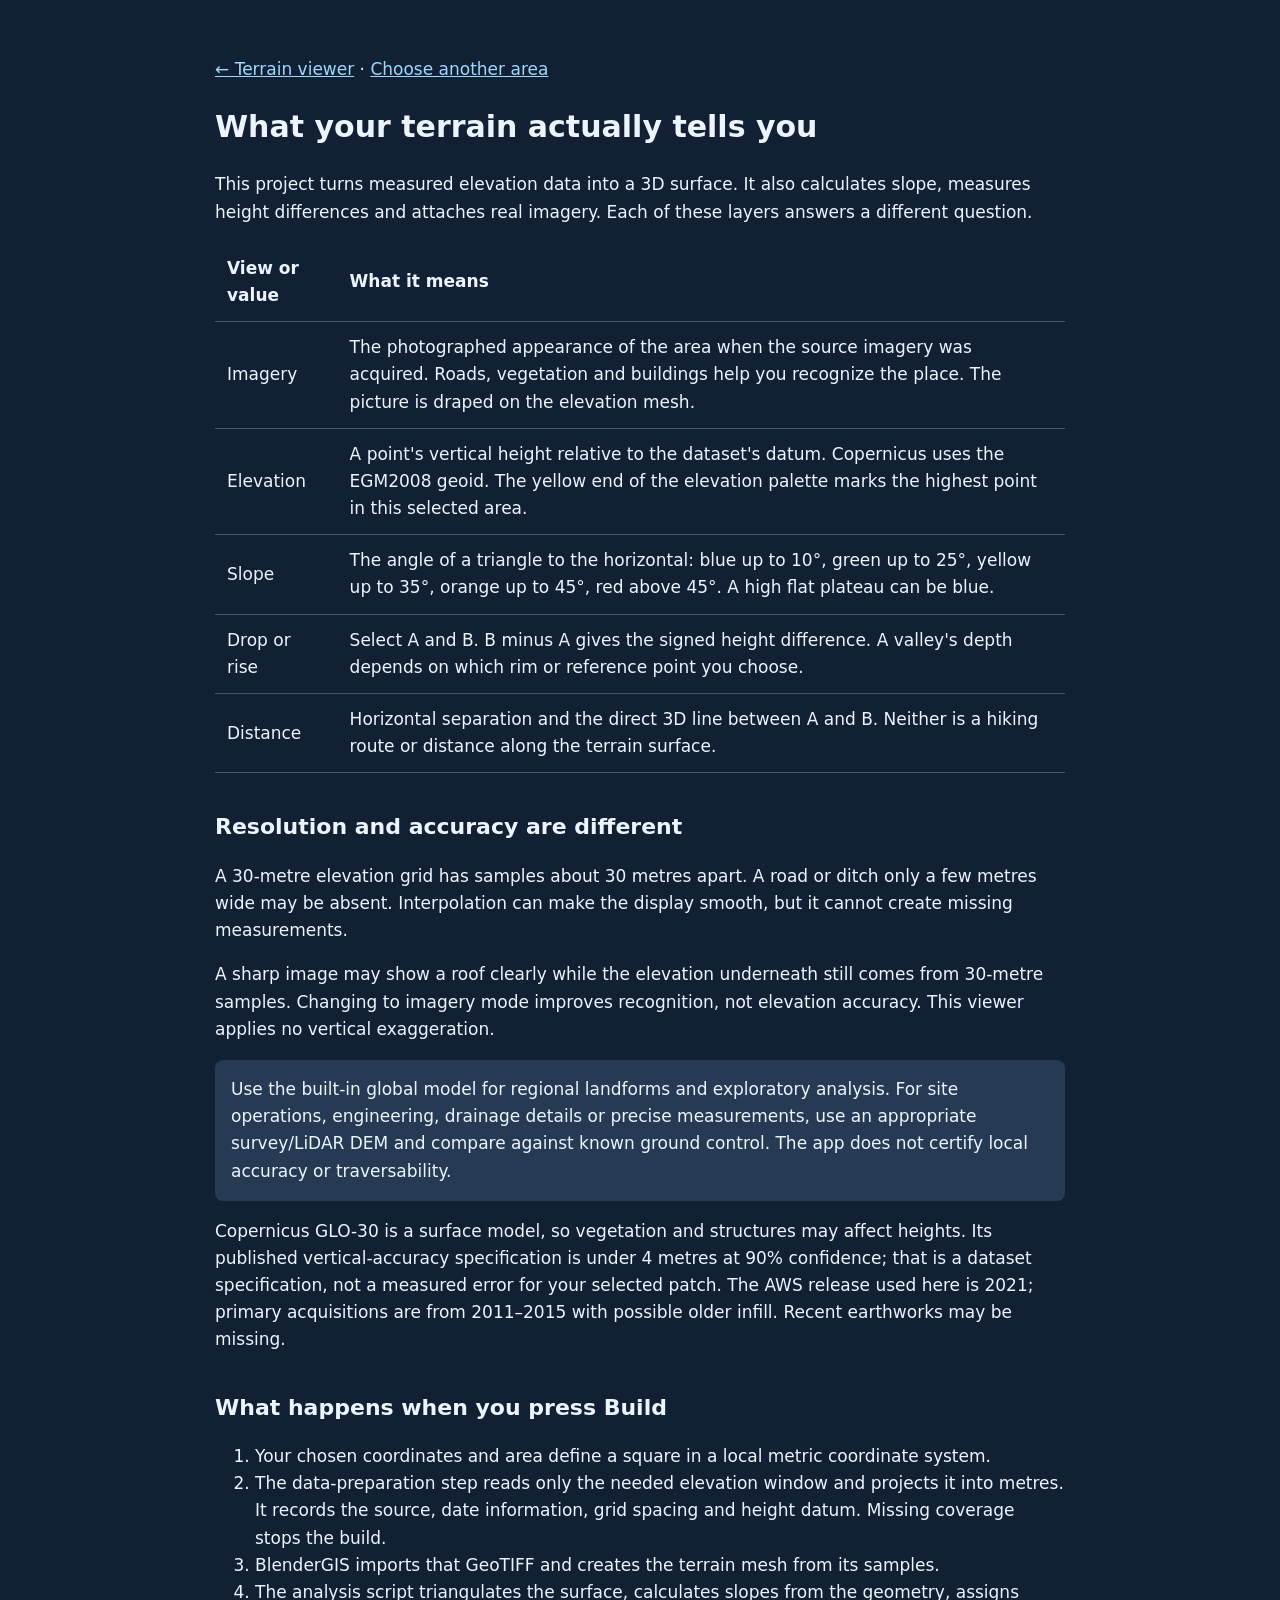
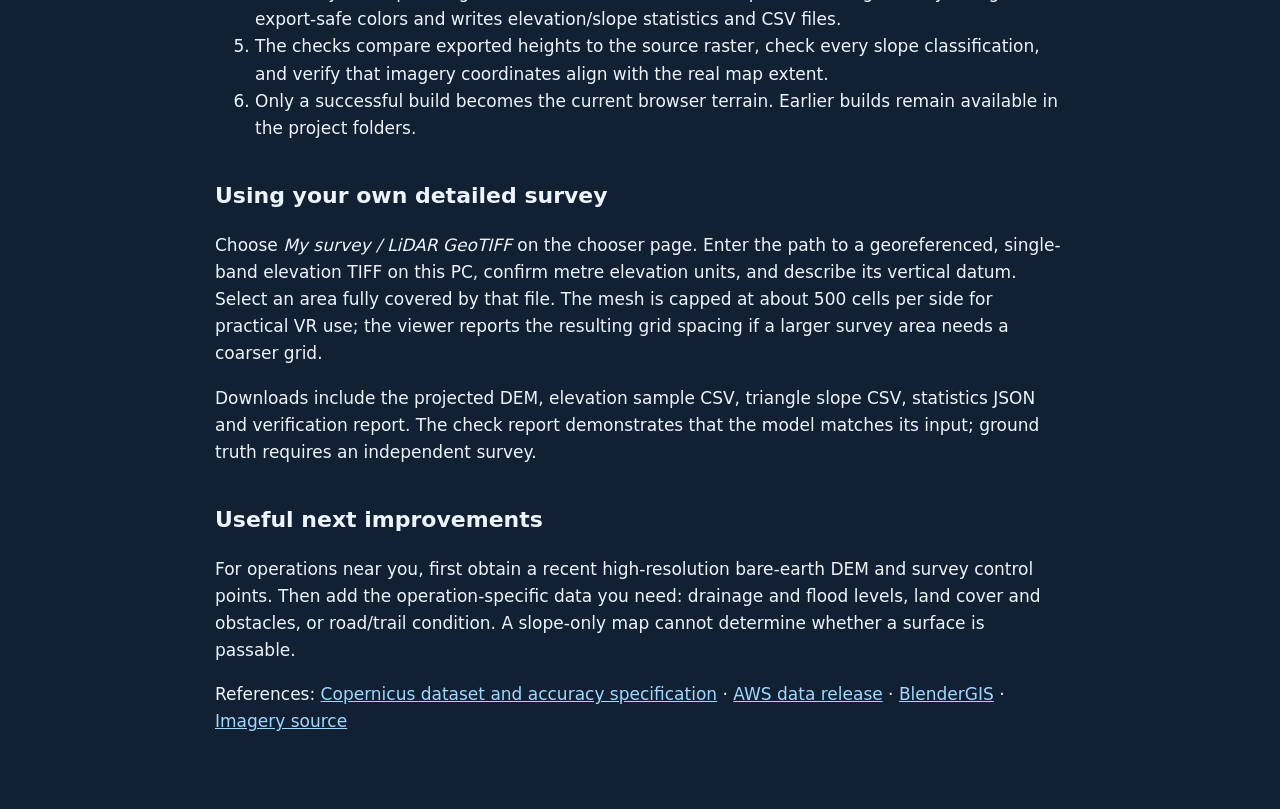
<file: webxr/guide.html>
<!doctype html><html lang="en"><head><meta charset="utf-8"><meta name="viewport" content="width=device-width,initial-scale=1"><title>Understand your terrain analysis</title><style>body{background:#112033;color:#ecf4ff;font:17px/1.6 system-ui;margin:0}main{max-width:850px;margin:32px auto;padding:24px}h1{font-size:30px}h2{font-size:22px;margin-top:36px}a{color:#9ed9ff}table{border-collapse:collapse;width:100%}td,th{padding:12px;border-bottom:1px solid #435972;text-align:left}code{color:#b9e8ff}aside{padding:16px;background:#263b53;border-radius:8px}</style></head><body><main>
<a href="/">← Terrain viewer</a> · <a href="choose.html">Choose another area</a><h1>What your terrain actually tells you</h1>
<p>This project turns measured elevation data into a 3D surface. It also calculates slope, measures height differences and attaches real imagery. Each of these layers answers a different question.</p>
<table><tr><th>View or value</th><th>What it means</th></tr><tr><td>Imagery</td><td>The photographed appearance of the area when the source imagery was acquired. Roads, vegetation and buildings help you recognize the place. The picture is draped on the elevation mesh.</td></tr><tr><td>Elevation</td><td>A point's vertical height relative to the dataset's datum. Copernicus uses the EGM2008 geoid. The yellow end of the elevation palette marks the highest point in this selected area.</td></tr><tr><td>Slope</td><td>The angle of a triangle to the horizontal: blue up to 10°, green up to 25°, yellow up to 35°, orange up to 45°, red above 45°. A high flat plateau can be blue.</td></tr><tr><td>Drop or rise</td><td>Select A and B. B minus A gives the signed height difference. A valley's depth depends on which rim or reference point you choose.</td></tr><tr><td>Distance</td><td>Horizontal separation and the direct 3D line between A and B. Neither is a hiking route or distance along the terrain surface.</td></tr></table>
<h2>Resolution and accuracy are different</h2><p>A 30-metre elevation grid has samples about 30 metres apart. A road or ditch only a few metres wide may be absent. Interpolation can make the display smooth, but it cannot create missing measurements.</p><p>A sharp image may show a roof clearly while the elevation underneath still comes from 30-metre samples. Changing to imagery mode improves recognition, not elevation accuracy. This viewer applies no vertical exaggeration.</p>
<aside>Use the built-in global model for regional landforms and exploratory analysis. For site operations, engineering, drainage details or precise measurements, use an appropriate survey/LiDAR DEM and compare against known ground control. The app does not certify local accuracy or traversability.</aside>
<p>Copernicus GLO-30 is a surface model, so vegetation and structures may affect heights. Its published vertical-accuracy specification is under 4 metres at 90% confidence; that is a dataset specification, not a measured error for your selected patch. The AWS release used here is 2021; primary acquisitions are from 2011–2015 with possible older infill. Recent earthworks may be missing.</p>
<h2>What happens when you press Build</h2><ol><li>Your chosen coordinates and area define a square in a local metric coordinate system.</li><li>The data-preparation step reads only the needed elevation window and projects it into metres. It records the source, date information, grid spacing and height datum. Missing coverage stops the build.</li><li>BlenderGIS imports that GeoTIFF and creates the terrain mesh from its samples.</li><li>The analysis script triangulates the surface, calculates slopes from the geometry, assigns export-safe colors and writes elevation/slope statistics and CSV files.</li><li>The checks compare exported heights to the source raster, check every slope classification, and verify that imagery coordinates align with the real map extent.</li><li>Only a successful build becomes the current browser terrain. Earlier builds remain available in the project folders.</li></ol>
<h2>Using your own detailed survey</h2><p>Choose <em>My survey / LiDAR GeoTIFF</em> on the chooser page. Enter the path to a georeferenced, single-band elevation TIFF on this PC, confirm metre elevation units, and describe its vertical datum. Select an area fully covered by that file. The mesh is capped at about 500 cells per side for practical VR use; the viewer reports the resulting grid spacing if a larger survey area needs a coarser grid.</p>
<p>Downloads include the projected DEM, elevation sample CSV, triangle slope CSV, statistics JSON and verification report. The check report demonstrates that the model matches its input; ground truth requires an independent survey.</p>
<h2>Useful next improvements</h2><p>For operations near you, first obtain a recent high-resolution bare-earth DEM and survey control points. Then add the operation-specific data you need: drainage and flood levels, land cover and obstacles, or road/trail condition. A slope-only map cannot determine whether a surface is passable.</p>
<p>References: <a href="https://dataspace.copernicus.eu/explore-data/data-collections/copernicus-contributing-missions/collections-description/COP-DEM">Copernicus dataset and accuracy specification</a> · <a href="https://registry.opendata.aws/copernicus-dem/">AWS data release</a> · <a href="https://github.com/domlysz/BlenderGIS">BlenderGIS</a> · <a href="https://services.arcgisonline.com/ArcGIS/rest/services/World_Imagery/MapServer">Imagery source</a></p>
</main></body></html>
</file>
